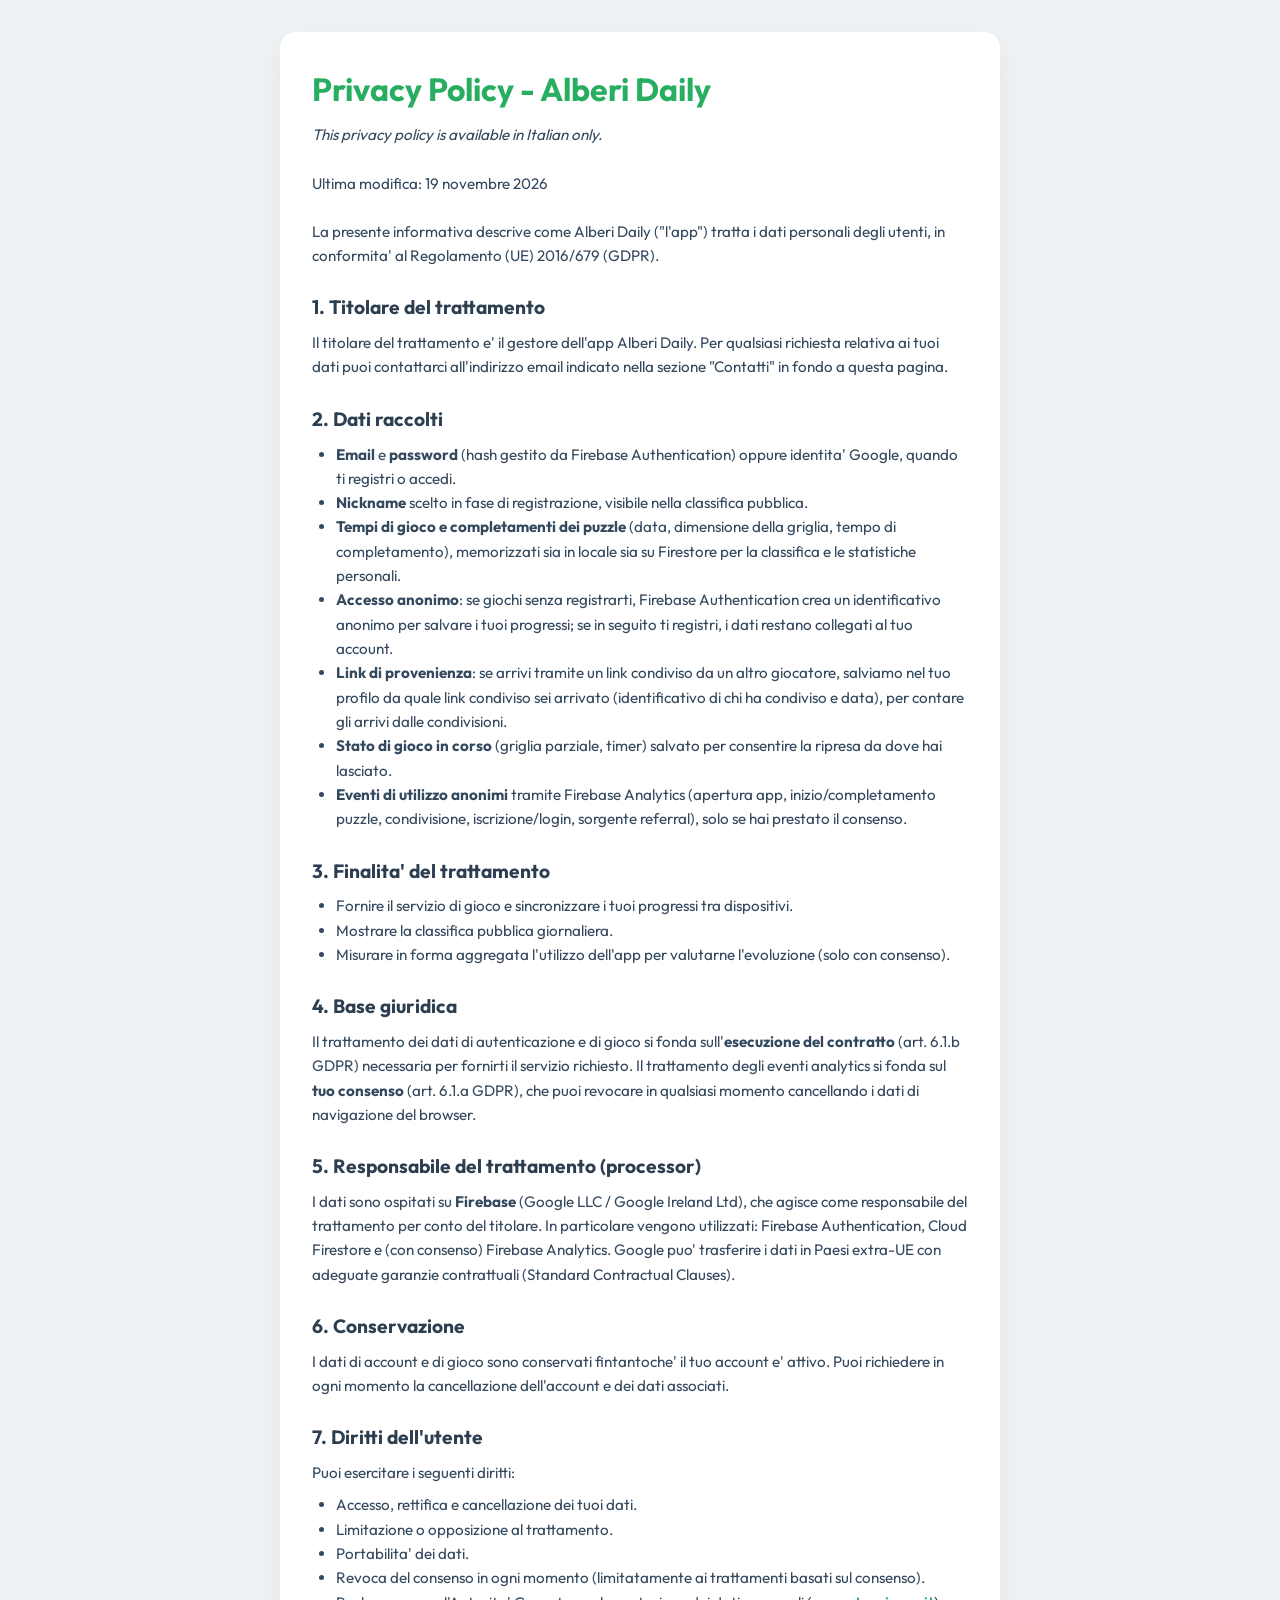
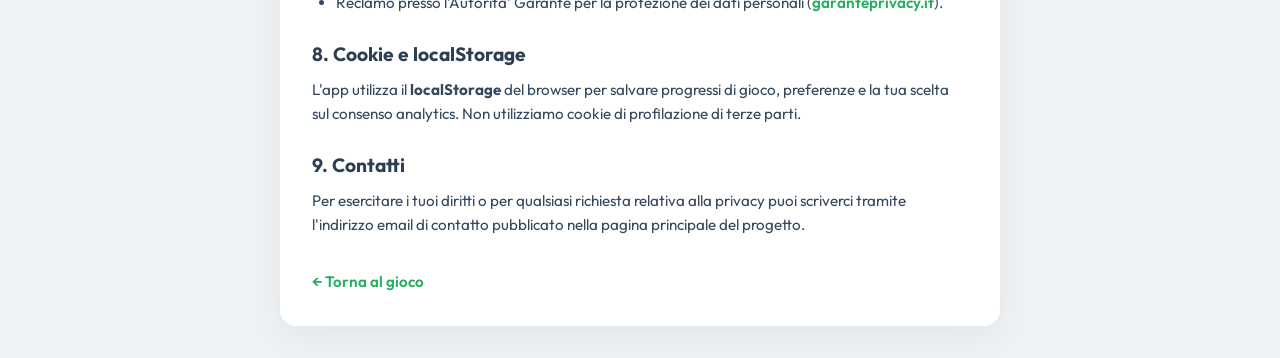
<file: privacy.html>
<!DOCTYPE html>
<html lang="it">

<head>
    <meta charset="UTF-8">
    <meta name="viewport" content="width=device-width, initial-scale=1.0">
    <title>Privacy Policy - Alberi Daily</title>
    <link rel="stylesheet" href="style.css">
    <link href="https://fonts.googleapis.com/css2?family=Outfit:wght@300;400;600&display=swap" rel="stylesheet">
    <style>
        .privacy-container {
            max-width: 720px;
            width: 100%;
            background: white;
            padding: 2rem;
            border-radius: 16px;
            box-shadow: 0 10px 30px rgba(0, 0, 0, 0.05);
            text-align: left;
            line-height: 1.6;
        }

        .privacy-container h1 {
            color: #27ae60;
            margin-bottom: 0.5rem;
        }

        .privacy-container h2 {
            color: #2c3e50;
            margin-top: 1.5rem;
            margin-bottom: 0.5rem;
            font-size: 1.2rem;
        }

        .privacy-container p,
        .privacy-container li {
            color: #34495e;
            font-size: 0.95rem;
        }

        .privacy-container ul {
            margin: 0.5rem 0 0.5rem 1.5rem;
        }

        .privacy-container a {
            color: #27ae60;
            text-decoration: none;
            font-weight: 600;
        }

        .privacy-meta {
            color: #7f8c8d;
            font-size: 0.85rem;
            margin-bottom: 1.5rem;
        }
    </style>
</head>

<body>
    <div class="privacy-container">
        <h1>Privacy Policy - Alberi Daily</h1>
        <p class="privacy-meta" lang="en"><em>This privacy policy is available in Italian only.</em></p>
        <p class="privacy-meta">Ultima modifica: 19 novembre 2026</p>

        <p>La presente informativa descrive come Alberi Daily ("l'app") tratta i dati personali degli utenti,
            in conformita' al Regolamento (UE) 2016/679 (GDPR).</p>

        <h2>1. Titolare del trattamento</h2>
        <p>Il titolare del trattamento e' il gestore dell'app Alberi Daily. Per qualsiasi richiesta relativa
            ai tuoi dati puoi contattarci all'indirizzo email indicato nella sezione "Contatti" in fondo a
            questa pagina.</p>

        <h2>2. Dati raccolti</h2>
        <ul>
            <li><strong>Email</strong> e <strong>password</strong> (hash gestito da Firebase Authentication)
                oppure identita' Google, quando ti registri o accedi.</li>
            <li><strong>Nickname</strong> scelto in fase di registrazione, visibile nella classifica pubblica.</li>
            <li><strong>Tempi di gioco e completamenti dei puzzle</strong> (data, dimensione della griglia,
                tempo di completamento), memorizzati sia in locale sia su Firestore per la classifica e le
                statistiche personali.</li>
            <li><strong>Accesso anonimo</strong>: se giochi senza registrarti, Firebase Authentication crea un
                identificativo anonimo per salvare i tuoi progressi; se in seguito ti registri, i dati restano
                collegati al tuo account.</li>
            <li><strong>Link di provenienza</strong>: se arrivi tramite un link condiviso da un altro giocatore,
                salviamo nel tuo profilo da quale link condiviso sei arrivato (identificativo di chi ha
                condiviso e data), per contare gli arrivi dalle condivisioni.</li>
            <li><strong>Stato di gioco in corso</strong> (griglia parziale, timer) salvato per consentire la
                ripresa da dove hai lasciato.</li>
            <li><strong>Eventi di utilizzo anonimi</strong> tramite Firebase Analytics (apertura app,
                inizio/completamento puzzle, condivisione, iscrizione/login, sorgente referral), solo se
                hai prestato il consenso.</li>
        </ul>

        <h2>3. Finalita' del trattamento</h2>
        <ul>
            <li>Fornire il servizio di gioco e sincronizzare i tuoi progressi tra dispositivi.</li>
            <li>Mostrare la classifica pubblica giornaliera.</li>
            <li>Misurare in forma aggregata l'utilizzo dell'app per valutarne l'evoluzione (solo con consenso).</li>
        </ul>

        <h2>4. Base giuridica</h2>
        <p>Il trattamento dei dati di autenticazione e di gioco si fonda sull'<strong>esecuzione del contratto</strong>
            (art. 6.1.b GDPR) necessaria per fornirti il servizio richiesto. Il trattamento degli eventi
            analytics si fonda sul <strong>tuo consenso</strong> (art. 6.1.a GDPR), che puoi revocare in
            qualsiasi momento cancellando i dati di navigazione del browser.</p>

        <h2>5. Responsabile del trattamento (processor)</h2>
        <p>I dati sono ospitati su <strong>Firebase</strong> (Google LLC / Google Ireland Ltd), che agisce come
            responsabile del trattamento per conto del titolare. In particolare vengono utilizzati:
            Firebase Authentication, Cloud Firestore e (con consenso) Firebase Analytics. Google puo'
            trasferire i dati in Paesi extra-UE con adeguate garanzie contrattuali (Standard Contractual
            Clauses).</p>

        <h2>6. Conservazione</h2>
        <p>I dati di account e di gioco sono conservati fintantoche' il tuo account e' attivo. Puoi
            richiedere in ogni momento la cancellazione dell'account e dei dati associati.</p>

        <h2>7. Diritti dell'utente</h2>
        <p>Puoi esercitare i seguenti diritti:</p>
        <ul>
            <li>Accesso, rettifica e cancellazione dei tuoi dati.</li>
            <li>Limitazione o opposizione al trattamento.</li>
            <li>Portabilita' dei dati.</li>
            <li>Revoca del consenso in ogni momento (limitatamente ai trattamenti basati sul consenso).</li>
            <li>Reclamo presso l'Autorita' Garante per la protezione dei dati personali
                (<a href="https://www.garanteprivacy.it" target="_blank" rel="noopener">garanteprivacy.it</a>).</li>
        </ul>

        <h2>8. Cookie e localStorage</h2>
        <p>L'app utilizza il <strong>localStorage</strong> del browser per salvare progressi di gioco,
            preferenze e la tua scelta sul consenso analytics. Non utilizziamo cookie di profilazione
            di terze parti.</p>

        <h2>9. Contatti</h2>
        <p>Per esercitare i tuoi diritti o per qualsiasi richiesta relativa alla privacy puoi scriverci
            tramite l'indirizzo email di contatto pubblicato nella pagina principale del progetto.</p>

        <p style="margin-top: 2rem;"><a href="index.html">&larr; Torna al gioco</a></p>
    </div>
</body>

</html>
</file>
<file: style.css>
:root {
    --bg-color: #eef2f5;
    --text-color: #2c3e50;
    --primary-color: #2ecc71;
    --primary-hover: #27ae60;
    --secondary-color: #95a5a6;
    --board-bg: #ffffff;
    --border-color: #2c3e50;

    /* Region Colors - stronger contrast */
    --region-0: #ffffff;
    --region-1: #e3f2fd;
    /* Light Blue */
    --region-2: #fff3e0;
    /* Light Orange */
    --region-3: #e8f5e9;
    /* Light Green */
    --region-4: #fce4ec;
    /* Light Pink */
    --region-5: #f3e5f5;
    /* Light Purple */
    --region-6: #fffde7;
    /* Light Yellow */
    --region-7: #eceff1;
    /* Light Grey */
}

* {
    box-sizing: border-box;
    margin: 0;
    padding: 0;
}

body {
    font-family: 'Outfit', sans-serif;
    background-color: var(--bg-color);
    color: var(--text-color);
    display: flex;
    flex-direction: column;
    align-items: center;
    min-height: 100vh;
    padding: 2rem;
}

.app-container {
    max-width: 600px;
    width: 100%;
    text-align: center;
    background: white;
    padding: 2rem;
    border-radius: 16px;
    box-shadow: 0 10px 30px rgba(0, 0, 0, 0.05);
}

header h1 {
    font-weight: 700;
    color: #27ae60;
    /* Darker Green */
    margin-bottom: 0.5rem;
}

header p {
    font-size: 0.9rem;
    color: #666;
    margin-bottom: 1rem;
}

header a {
    color: var(--primary-color);
    text-decoration: none;
    font-weight: 600;
}

#daily-info {
    display: flex;
    justify-content: space-between;
    /* Date left, Timer right */
    align-items: center;
    width: 100%;
    max-width: 400px;
    /* Constrain width matches board roughly */
    margin: 0 auto 1.5rem;
    font-weight: 600;
    font-size: 1.1rem;
    color: #34495e;
    background: #f8f9fa;
    padding: 0.5rem 1rem;
    border-radius: 8px;
    border: 1px solid #eee;
}

.game-controls {
    display: flex;
    justify-content: center;
    gap: 1rem;
    margin-bottom: 1.5rem;
    flex-wrap: wrap;
}

.btn {
    padding: 0.6rem 1.2rem;
    border: none;
    border-radius: 8px;
    font-weight: 700;
    cursor: pointer;
    transition: all 0.2s ease;
    font-family: inherit;
    font-size: 1rem;
}

.primary {
    background-color: var(--primary-color);
    color: white;
    box-shadow: 0 4px 6px rgba(46, 204, 113, 0.2);
}

.primary:hover {
    background-color: var(--primary-hover);
    transform: translateY(-2px);
    box-shadow: 0 6px 12px rgba(46, 204, 113, 0.3);
}

.secondary {
    background-color: #ecf0f1;
    color: #7f8c8d;
}

.secondary:hover {
    background-color: #bdc3c7;
    color: #2c3e50;
}

select {
    padding: 0.6rem;
    border-radius: 8px;
    border: 1px solid #ddd;
    font-family: inherit;
}

.game-status {
    margin-bottom: 1rem;
    font-size: 1.1rem;
    min-height: 1.5rem;
    font-weight: 600;
}

.game-status.error {
    color: #c0392b;
}

.game-status.success {
    color: #27ae60;
}

.board-container {
    display: grid;
    gap: 0;
    /* Remove gap, handle borders on cells */
    background-color: var(--border-color);
    margin: 0 auto 2rem;
    user-select: none;
    width: fit-content;
    border: 3px solid var(--border-color);
    /* Outer border */
}

.cell {
    width: 45px;
    height: 45px;
    background-color: white;
    display: flex;
    align-items: center;
    justify-content: center;
    font-size: 1.6rem;
    cursor: pointer;
    transition: background-color 0.1s;
    /* Borders */
    border-right: 1px solid rgba(0, 0, 0, 0.1);
    border-bottom: 1px solid rgba(0, 0, 0, 0.1);
    position: relative;
    box-sizing: border-box;
    /* Ensure borders don't break layout */
}

/* Thicker borders for Region boundaries */
.cell.border-right-thick {
    border-right: 3px solid #2c3e50 !important;
}

.cell.border-bottom-thick {
    border-bottom: 3px solid #2c3e50 !important;
}

.cell:hover {
    filter: brightness(0.95);
}

.cell.disabled {
    cursor: default;
    pointer-events: none;
}

/* Region styling - High Contrast Mode */
.region-0 {
    background-color: #ffffff;
}

.region-1 {
    background-color: #bbdefb;
}

/* Blue 100 */
.region-2 {
    background-color: #ffe0b2;
}

/* Orange 100 */
.region-3 {
    background-color: #c8e6c9;
}

/* Green 100 */
.region-4 {
    background-color: #f8bbd0;
}

/* Pink 100 */
.region-5 {
    background-color: #e1bee7;
}

/* Purple 100 */
.region-6 {
    background-color: #f0f4c3;
}

/* Lime 100 */
.region-7 {
    background-color: #cfd8dc;
}

/* Blue Grey 100 */

/* Icons */
.cell.tree::after {
    content: "🌳";
    animation: pop 0.2s cubic-bezier(0.175, 0.885, 0.32, 1.275);
}

.cell.cross::after {
    content: "❌";
    font-size: 1rem;
    opacity: 0.6;
    animation: fadein 0.2s;
}

.cell.error {
    box-shadow: inset 0 0 0 3px #c0392b;
    /* Inner red border */
    animation: shake 0.3s;
}

.rules-hint {
    font-size: 0.85rem;
    color: #7f8c8d;
    background: #f9f9f9;
    padding: 1rem;
    border-radius: 8px;
    margin-top: 1rem;
}

footer {
    margin-top: 2rem;
    font-size: 0.75rem;
    color: #aaa;
    border-top: 1px solid #eee;
    padding-top: 1rem;
}

@keyframes shake {
    0% {
        transform: translateX(0);
    }

    25% {
        transform: translateX(-4px);
    }

    75% {
        transform: translateX(4px);
    }

    100% {
        transform: translateX(0);
    }
}

@keyframes pop {
    0% {
        transform: scale(0);
        opacity: 0;
    }

    80% {
        transform: scale(1.2);
        opacity: 1;
    }

    100% {
        transform: scale(1);
    }
}

/* Size Selector */
.size-btn {
    min-width: 60px;
    font-size: 0.9rem;
    padding: 0.4rem 0.6rem;
}

.size-btn.active {
    background-color: var(--primary-color);
    color: white;
    border: 2px solid var(--primary-hover);
}

.size-btn.completed {
    background-color: #f1c40f;
    /* Gold for completed */
    color: #fff;
}

/* Ensure mobile responsiveness */
@media (max-width: 500px) {
    .cell {
        width: 38px;
        height: 38px;
        font-size: 1.3rem;
    }

    header h1 {
        font-size: 1.5rem;
    }

    .app-container {
        padding: 1rem;
    }

    #daily-info {
        flex-direction: column;
        gap: 0.5rem;
    }
}

/* Modal Archivio */
.modal {
    display: none;
    position: fixed;
    z-index: 1000;
    left: 0;
    top: 0;
    width: 100%;
    height: 100%;
    background-color: rgba(44, 62, 80, 0.6);
    backdrop-filter: blur(3px);
    align-items: center;
    justify-content: center;
}

.modal.show {
    display: flex;
}

.modal-content {
    background-color: #fff;
    padding: 2.5rem 2rem;
    border-radius: 16px;
    text-align: center;
    max-width: 90%;
    width: 380px;
    box-shadow: 0 10px 40px rgba(0, 0, 0, 0.2);
    animation: slideIn 0.3s cubic-bezier(0.175, 0.885, 0.32, 1.275);
}

.large-input {
    font-family: inherit;
    font-size: 1.3rem;
    padding: 0.6rem;
    margin: 1rem 0 1.5rem;
    width: 100%;
    border: 2px solid #ddd;
    border-radius: 8px;
    color: #2c3e50;
    text-align: center;
    outline: none;
    transition: border-color 0.2s;
}

.large-input:focus {
    border-color: var(--primary-color);
}

.modal-actions {
    display: flex;
    gap: 1rem;
    justify-content: center;
}

.modal-actions .btn {
    flex: 1;
}

@keyframes slideIn {
    from {
        transform: translateY(-50px) scale(0.9);
        opacity: 0;
    }
    to {
        transform: translateY(0) scale(1);
        opacity: 1;
    }
}

/* Auth Container */
.auth-container {
    display: flex;
    justify-content: flex-end;
    align-items: center;
    gap: 0.5rem;
    margin-bottom: 0.5rem;
}

.auth-user-name {
    font-weight: 600;
    color: #27ae60;
    font-size: 0.9rem;
}

.auth-local-mode {
    font-size: 0.8rem;
    color: #95a5a6;
    font-style: italic;
}

.btn-small {
    padding: 0.3rem 0.7rem;
    font-size: 0.8rem;
}

/* Auth Tabs */
.auth-tabs {
    display: flex;
    margin-bottom: 1.5rem;
    border-bottom: 2px solid #eee;
}

.auth-tab {
    flex: 1;
    padding: 0.7rem;
    border: none;
    background: none;
    font-family: inherit;
    font-size: 1rem;
    font-weight: 600;
    color: #95a5a6;
    cursor: pointer;
    transition: all 0.2s;
    border-bottom: 2px solid transparent;
    margin-bottom: -2px;
}

.auth-tab.active {
    color: #27ae60;
    border-bottom-color: #27ae60;
}

.auth-tab:hover {
    color: #2c3e50;
}

.auth-error {
    color: #c0392b;
    font-size: 0.85rem;
    min-height: 1.2rem;
    margin-bottom: 0.5rem;
}

/* Stats */
.stats-grid {
    display: grid;
    grid-template-columns: repeat(3, 1fr);
    gap: 0.8rem;
    margin-bottom: 1rem;
}

.stat-card {
    background: #f8f9fa;
    border-radius: 10px;
    padding: 0.8rem 0.5rem;
    border: 1px solid #eee;
}

.stat-number {
    font-size: 1.8rem;
    font-weight: 700;
    color: #27ae60;
}

.stat-label {
    font-size: 0.75rem;
    color: #7f8c8d;
    margin-top: 0.2rem;
}

.best-times {
    text-align: left;
    max-width: 250px;
    margin: 0 auto;
}

.best-time-row {
    display: flex;
    justify-content: space-between;
    padding: 0.4rem 0;
    border-bottom: 1px solid #eee;
    font-size: 0.95rem;
}

.best-time-row:last-child {
    border-bottom: none;
}

@media (max-width: 500px) {
    .stats-grid {
        grid-template-columns: repeat(3, 1fr);
        gap: 0.5rem;
    }
    .stat-number {
        font-size: 1.4rem;
    }
}

/* Modale Login/Registrazione (non piu' bloccante: aperta da "Accedi / Registrati") */
.login-overlay {
    display: none;
    position: fixed;
    z-index: 900;
    left: 0;
    top: 0;
    width: 100%;
    height: 100%;
    background-color: rgba(44, 62, 80, 0.85);
    backdrop-filter: blur(8px);
    align-items: center;
    justify-content: center;
}

.login-overlay-content {
    position: relative;
    max-height: 95vh;
    overflow-y: auto;
    background: white;
    padding: 3rem 2.5rem;
    border-radius: 20px;
    text-align: center;
    max-width: 90%;
    width: 400px;
    box-shadow: 0 20px 60px rgba(0, 0, 0, 0.3);
    animation: slideIn 0.4s cubic-bezier(0.175, 0.885, 0.32, 1.275);
}

.login-overlay-content h1 {
    font-size: 2rem;
    color: #27ae60;
    margin-bottom: 0.5rem;
}

.login-overlay-content p {
    color: #666;
    font-size: 0.95rem;
}

/* Leaderboard */
.leaderboard-tabs {
    display: flex;
    gap: 0.3rem;
    justify-content: center;
    margin-bottom: 1rem;
    flex-wrap: wrap;
}

.leaderboard-tab.active {
    background-color: #f39c12;
    color: white;
}

.leaderboard-list {
    text-align: left;
    max-height: 350px;
    overflow-y: auto;
}

.leaderboard-row {
    display: flex;
    align-items: center;
    padding: 0.6rem 0.5rem;
    border-bottom: 1px solid #eee;
    gap: 0.5rem;
}

.leaderboard-row:last-child {
    border-bottom: none;
}

.leaderboard-me {
    background-color: #e8f5e9;
    border-radius: 6px;
    font-weight: 600;
}

.leaderboard-rank {
    min-width: 2rem;
    text-align: center;
    font-size: 1.1rem;
}

.leaderboard-name {
    flex: 1;
    font-size: 0.95rem;
}

.leaderboard-time {
    font-weight: 700;
    color: #2c3e50;
    font-size: 0.95rem;
}

/* Chiusura modale login */
.modal-close {
    position: absolute;
    top: 0.6rem;
    right: 0.9rem;
    border: none;
    background: none;
    font-size: 1.8rem;
    line-height: 1;
    color: #95a5a6;
    cursor: pointer;
}

.modal-close:hover {
    color: #2c3e50;
}

.auth-anon-hint {
    margin-top: 0.5rem;
    font-size: 0.85rem !important;
}

/* Riga superiore header: lingua a sinistra, account a destra */
.header-top {
    display: flex;
    justify-content: space-between;
    align-items: center;
    gap: 0.5rem;
    margin-bottom: 0.5rem;
    flex-wrap: wrap;
}

.header-top .auth-container {
    margin-bottom: 0;
    flex-wrap: wrap;
}

.lang-switch {
    display: flex;
    gap: 0.2rem;
}

.lang-btn {
    border: 1px solid transparent;
    background: none;
    font-size: 1.1rem;
    line-height: 1;
    padding: 0.2rem 0.3rem;
    border-radius: 6px;
    cursor: pointer;
    opacity: 0.45;
    transition: opacity 0.2s;
}

.lang-btn:hover {
    opacity: 0.8;
}

.lang-btn.active {
    opacity: 1;
    border-color: #ddd;
    background: #f8f9fa;
}

/* ============================================================
   Blocco 3: serie, traguardi, annulla, tocco prolungato
   ============================================================ */

/* Tocco prolungato: niente menu contestuale/selezione/zoom col doppio tap */
.board-container,
.cell {
    -webkit-user-select: none;
    user-select: none;
    -webkit-touch-callout: none;
    -webkit-tap-highlight-color: transparent;
}

.cell {
    touch-action: manipulation;
}

.btn:disabled,
.btn:disabled:hover {
    opacity: 0.45;
    cursor: default;
    transform: none;
    background-color: #ecf0f1;
    color: #7f8c8d;
}

/* Badge serie in header */
.streak-badge {
    display: inline-flex;
    align-items: center;
    gap: 0.2rem;
    border: 1px solid #f5b041;
    background: #fef5e7;
    color: #d35400;
    font-family: inherit;
    font-weight: 700;
    font-size: 0.95rem;
    padding: 0.2rem 0.6rem;
    border-radius: 999px;
    cursor: pointer;
}

.streak-badge[hidden] {
    display: none;
}

/* Oggi non ancora giocato: serie "da continuare" */
.streak-badge.pending {
    background: #fff;
    color: #95a5a6;
    border-style: dashed;
    border-color: #bdc3c7;
}

.stat-card.pending .stat-number {
    color: #95a5a6;
}

.stat-hint {
    font-size: 0.7rem;
    color: #d35400;
    margin-top: 0.2rem;
}

.stats-grid {
    grid-template-columns: repeat(4, 1fr);
}

@media (max-width: 500px) {
    .stats-grid {
        grid-template-columns: repeat(2, 1fr);
    }
}

/* Traguardi */
.badges-grid {
    display: grid;
    grid-template-columns: repeat(2, 1fr);
    gap: 0.5rem;
    text-align: left;
}

.badge {
    border: 1px solid #eee;
    border-radius: 10px;
    padding: 0.5rem 0.6rem;
    background: #f8f9fa;
}

.badge.unlocked {
    background: #fef9e7;
    border-color: #f7dc6f;
}

.badge.locked {
    opacity: 0.5;
}

.badge-icon {
    font-size: 1.3rem;
}

.badge-name {
    font-weight: 700;
    font-size: 0.85rem;
}

.badge-desc {
    font-size: 0.7rem;
    color: #7f8c8d;
}

#stats-modal .modal-content {
    max-height: 90vh;
    overflow-y: auto;
}

/* Toast */
.toast {
    position: fixed;
    top: 1rem;
    left: 50%;
    transform: translate(-50%, -150%);
    background: #2c3e50;
    color: #fff;
    padding: 0.7rem 1.2rem;
    border-radius: 999px;
    font-weight: 600;
    font-size: 0.95rem;
    box-shadow: 0 6px 20px rgba(0, 0, 0, 0.25);
    z-index: 10000;
    max-width: 90vw;
    text-align: center;
    opacity: 0;
    transition: transform 0.3s ease, opacity 0.3s ease;
    pointer-events: none;
}

.toast.show {
    transform: translate(-50%, 0);
    opacity: 1;
}

/* Classifica: la mia posizione fuori dalla top 20 */
.leaderboard-separator {
    text-align: center;
    color: #bbb;
    line-height: 1;
    margin: 0.3rem 0;
}

.leaderboard-mine {
    text-align: left;
}

/* ============================================================
   App installabile (PWA)
   ============================================================ */
.install-btn {
    border: 1px solid var(--primary-color);
    background: #fff;
    color: var(--primary-hover);
    font-family: inherit;
    font-weight: 600;
    font-size: 0.85rem;
    padding: 0.25rem 0.7rem;
    border-radius: 999px;
    cursor: pointer;
}

.install-btn:hover {
    background: #eafaf1;
}

.install-btn[hidden] {
    display: none;
}

.ios-install-hint {
    position: fixed;
    left: 12px;
    right: 12px;
    bottom: calc(12px + env(safe-area-inset-bottom, 0px));
    z-index: 9998;
    display: flex;
    align-items: flex-start;
    gap: 0.75rem;
    background: #2c3e50;
    color: #fff;
    padding: 0.85rem 1rem;
    border-radius: 12px;
    box-shadow: 0 6px 20px rgba(0, 0, 0, 0.25);
    font-size: 0.9rem;
    line-height: 1.35;
}

.ios-install-hint-close {
    background: none;
    border: none;
    color: #fff;
    font-size: 1.4rem;
    line-height: 1;
    cursor: pointer;
    padding: 0 0.2rem;
}

/* Aperta come app installata: rispetta la tacca e la barra di sistema */
.pwa-standalone body {
    padding-top: env(safe-area-inset-top, 0px);
    padding-bottom: env(safe-area-inset-bottom, 0px);
}
</file>
